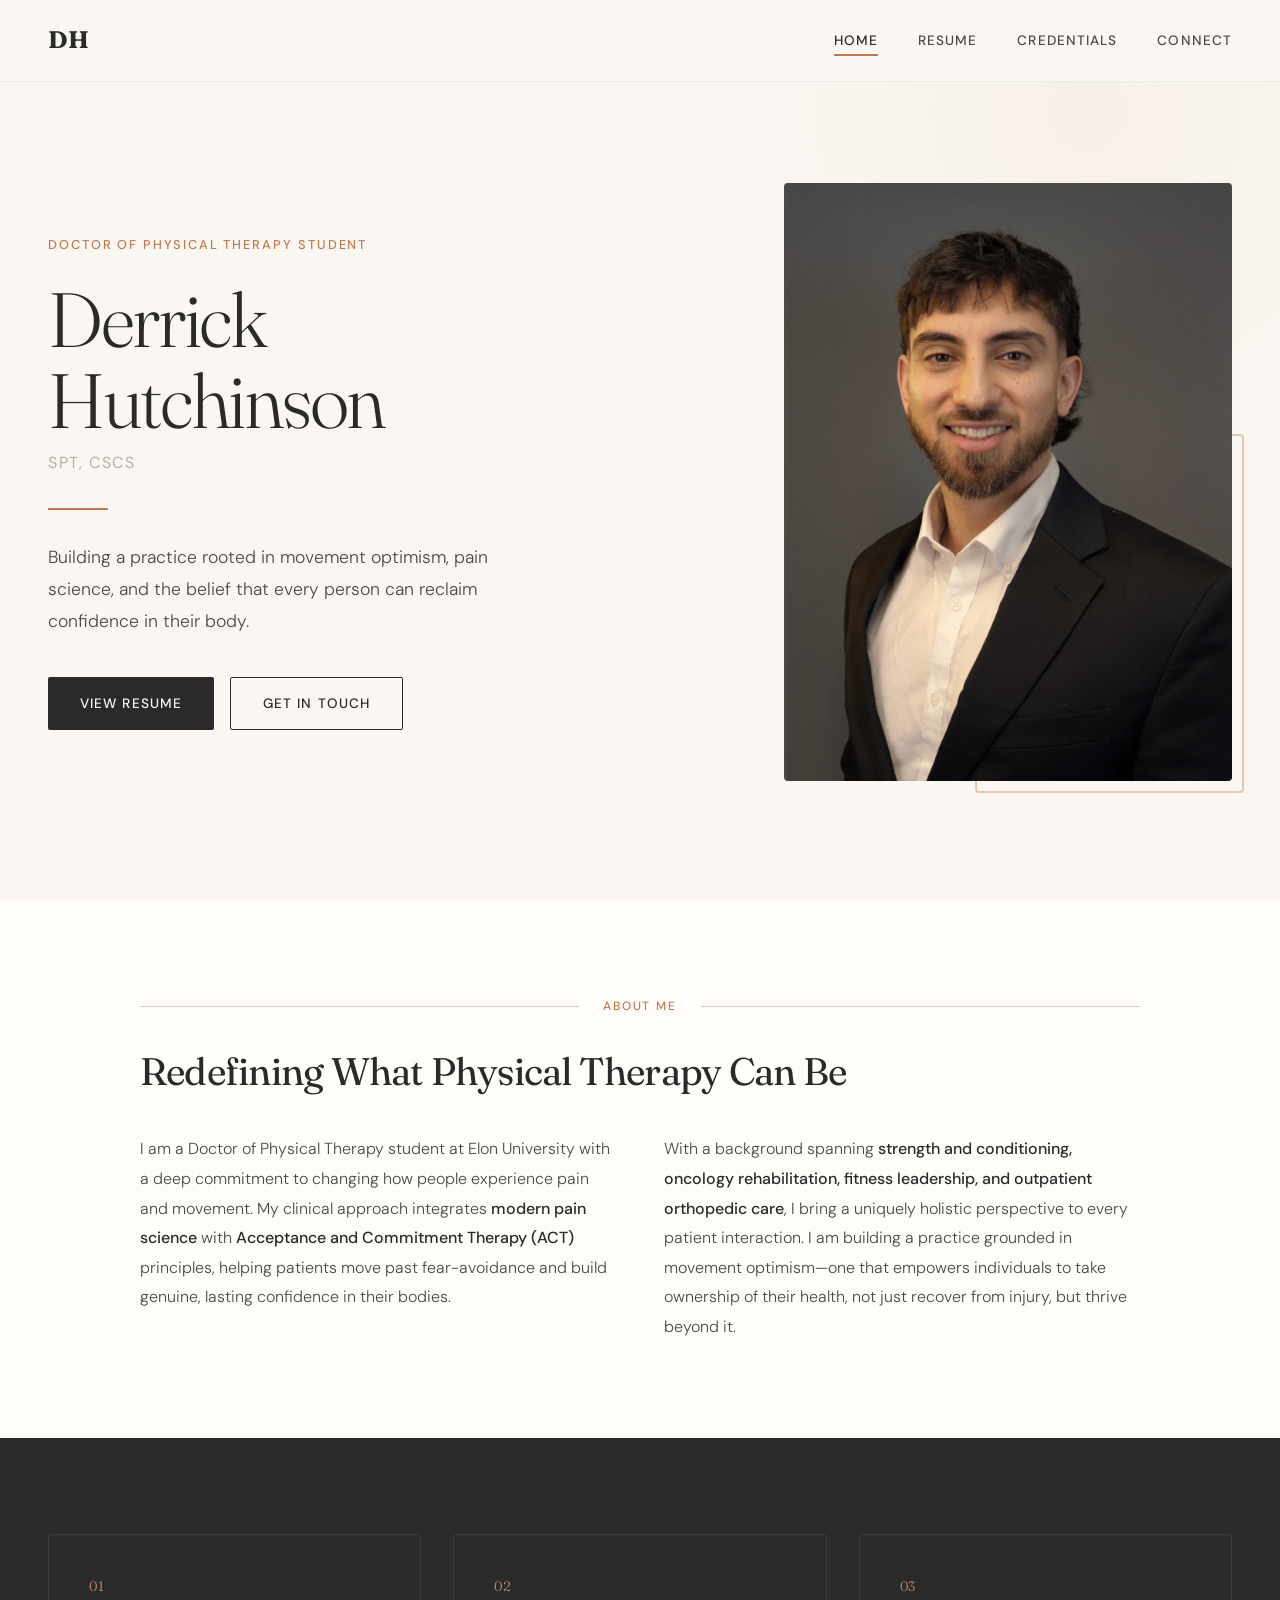
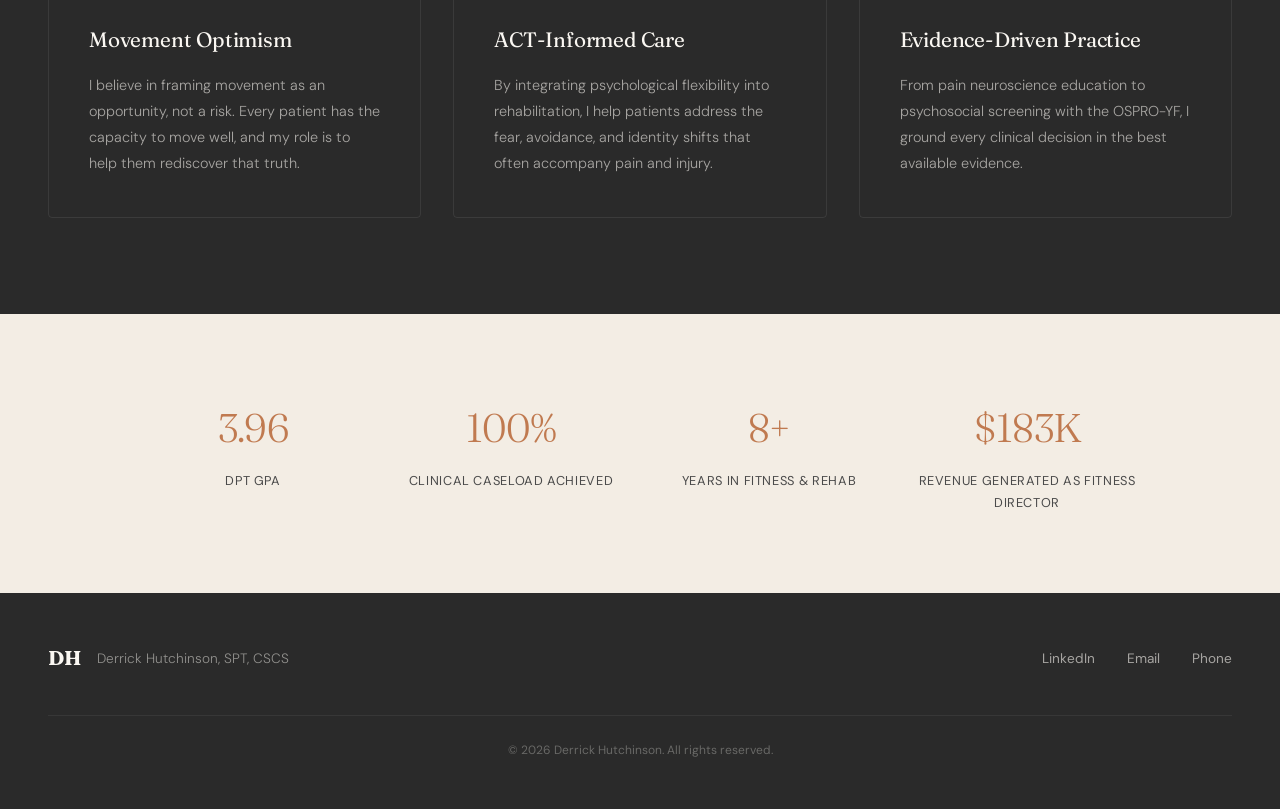
<file: index.html>
<!DOCTYPE html>
<html lang="en">
<head>
  <meta charset="UTF-8">
  <meta name="viewport" content="width=device-width, initial-scale=1.0">
  <title>Derrick Hutchinson, SPT, CSCS | Physical Therapist</title>
  <link rel="preconnect" href="https://fonts.googleapis.com">
  <link rel="preconnect" href="https://fonts.gstatic.com" crossorigin>
  <link href="https://fonts.googleapis.com/css2?family=Fraunces:ital,opsz,wght@0,9..144,300;0,9..144,400;0,9..144,600;0,9..144,700;1,9..144,300;1,9..144,400&family=DM+Sans:ital,wght@0,300;0,400;0,500;0,600;1,300;1,400&display=swap" rel="stylesheet">
  <link rel="stylesheet" href="style.css">
</head>
<body>
  <!-- Navigation -->
  <nav class="nav">
    <a href="index.html" class="nav-logo">DH</a>
    <div class="nav-links">
      <a href="index.html" class="nav-link active">Home</a>
      <a href="pages/resume.html" class="nav-link">Resume</a>
      <a href="pages/credentials.html" class="nav-link">Credentials</a>
      <a href="pages/connect.html" class="nav-link">Connect</a>
    </div>
    <button class="nav-toggle" aria-label="Menu">
      <span></span><span></span><span></span>
    </button>
  </nav>

  <!-- Mobile Menu -->
  <div class="mobile-menu">
    <a href="index.html" class="mobile-link active">Home</a>
    <a href="pages/resume.html" class="mobile-link">Resume</a>
    <a href="pages/credentials.html" class="mobile-link">Credentials</a>
    <a href="pages/connect.html" class="mobile-link">Connect</a>
  </div>

  <!-- Hero Section -->
  <header class="hero">
    <div class="hero-grid">
      <div class="hero-text">
        <p class="hero-label">Doctor of Physical Therapy Student</p>
        <h1 class="hero-name">Derrick<br>Hutchinson</h1>
        <p class="hero-credentials">SPT, CSCS</p>
        <div class="hero-divider"></div>
        <p class="hero-tagline">Building a practice rooted in movement optimism, pain science, and the belief that every person can reclaim confidence in their body.</p>
        <div class="hero-actions">
          <a href="pages/resume.html" class="btn btn-primary">View Resume</a>
          <a href="pages/connect.html" class="btn btn-outline">Get in Touch</a>
        </div>
      </div>
      <div class="hero-image-wrapper">
        <div class="hero-image-frame placeholder-active">
          <img src="headshot.jpg" alt="Derrick Hutchinson professional headshot" class="hero-image" onload="this.parentElement.classList.remove('placeholder-active');" onerror="this.style.display='none'; this.parentElement.classList.add('placeholder-active');">
          <div class="image-placeholder">
            <span class="placeholder-initials">DH</span>
          </div>
        </div>
        <div class="hero-image-accent"></div>
      </div>
    </div>
  </header>

  <!-- Summary Statement -->
  <section class="summary">
    <div class="summary-inner">
      <div class="summary-label-row">
        <div class="summary-line"></div>
        <span class="summary-label">About Me</span>
        <div class="summary-line"></div>
      </div>
      <h2 class="summary-heading">Redefining What Physical Therapy Can Be</h2>
      <div class="summary-columns">
        <div class="summary-col">
          <p>I am a Doctor of Physical Therapy student at Elon University with a deep commitment to changing how people experience pain and movement. My clinical approach integrates <strong>modern pain science</strong> with <strong>Acceptance and Commitment Therapy (ACT)</strong> principles, helping patients move past fear-avoidance and build genuine, lasting confidence in their bodies.</p>
        </div>
        <div class="summary-col">
          <p>With a background spanning <strong>strength and conditioning, oncology rehabilitation, fitness leadership, and outpatient orthopedic care</strong>, I bring a uniquely holistic perspective to every patient interaction. I am building a practice grounded in movement optimism&mdash;one that empowers individuals to take ownership of their health, not just recover from injury, but thrive beyond it.</p>
        </div>
      </div>
    </div>
  </section>

  <!-- Philosophy Cards -->
  <section class="philosophy">
    <div class="philosophy-grid">
      <div class="phil-card">
        <div class="phil-number">01</div>
        <h3 class="phil-title">Movement Optimism</h3>
        <p class="phil-desc">I believe in framing movement as an opportunity, not a risk. Every patient has the capacity to move well, and my role is to help them rediscover that truth.</p>
      </div>
      <div class="phil-card">
        <div class="phil-number">02</div>
        <h3 class="phil-title">ACT-Informed Care</h3>
        <p class="phil-desc">By integrating psychological flexibility into rehabilitation, I help patients address the fear, avoidance, and identity shifts that often accompany pain and injury.</p>
      </div>
      <div class="phil-card">
        <div class="phil-number">03</div>
        <h3 class="phil-title">Evidence-Driven Practice</h3>
        <p class="phil-desc">From pain neuroscience education to psychosocial screening with the OSPRO-YF, I ground every clinical decision in the best available evidence.</p>
      </div>
    </div>
  </section>

  <!-- Quick Stats -->
  <section class="stats">
    <div class="stats-grid">
      <div class="stat">
        <span class="stat-number">3.96</span>
        <span class="stat-label">DPT GPA</span>
      </div>
      <div class="stat">
        <span class="stat-number">100%</span>
        <span class="stat-label">Clinical Caseload Achieved</span>
      </div>
      <div class="stat">
        <span class="stat-number">8+</span>
        <span class="stat-label">Years in Fitness &amp; Rehab</span>
      </div>
      <div class="stat">
        <span class="stat-number">$183K</span>
        <span class="stat-label">Revenue Generated as Fitness Director</span>
      </div>
    </div>
  </section>

  <!-- Footer -->
  <footer class="footer">
    <div class="footer-inner">
      <div class="footer-brand">
        <span class="footer-logo">DH</span>
        <p class="footer-tagline">Derrick Hutchinson, SPT, CSCS</p>
      </div>
      <div class="footer-links">
        <a href="https://www.linkedin.com/in/derrickjhutchinson/" target="_blank" rel="noopener">LinkedIn</a>
        <a href="mailto:dhutchinson3@elon.edu">Email</a>
        <a href="tel:252-269-1230">Phone</a>
      </div>
      <p class="footer-copy">&copy; 2026 Derrick Hutchinson. All rights reserved.</p>
    </div>
  </footer>

  <script src="script.js"></script>
</body>
</html>
</file>
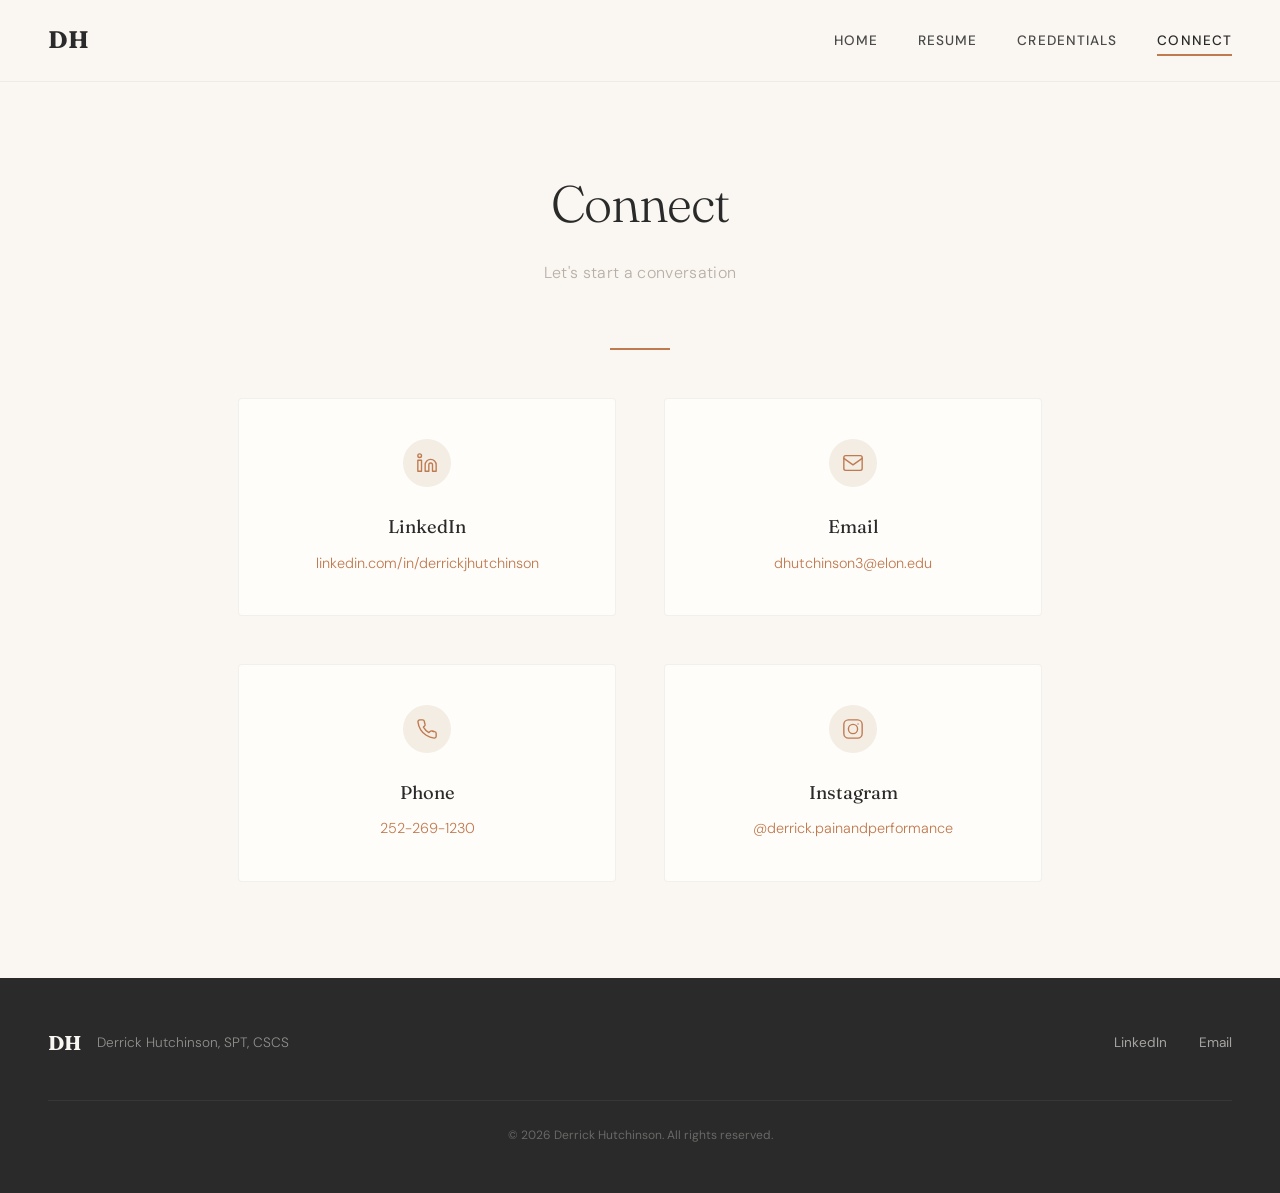
<file: pages/connect.html>
<!DOCTYPE html>
<html lang="en">
<head>
  <meta charset="UTF-8">
  <meta name="viewport" content="width=device-width, initial-scale=1.0">
  <title>Connect | Derrick Hutchinson</title>
  <link rel="preconnect" href="https://fonts.googleapis.com">
  <link rel="preconnect" href="https://fonts.gstatic.com" crossorigin>
  <link href="https://fonts.googleapis.com/css2?family=Fraunces:ital,opsz,wght@0,9..144,300;0,9..144,400;0,9..144,600;0,9..144,700;1,9..144,300;1,9..144,400&family=DM+Sans:ital,wght@0,300;0,400;0,500;0,600;1,300;1,400&display=swap" rel="stylesheet">
  <link rel="stylesheet" href="../style.css">
</head>
<body>
  <!-- Navigation -->
  <nav class="nav">
    <a href="../index.html" class="nav-logo">DH</a>
    <div class="nav-links">
      <a href="../index.html" class="nav-link">Home</a>
      <a href="resume.html" class="nav-link">Resume</a>
      <a href="credentials.html" class="nav-link">Credentials</a>
      <a href="connect.html" class="nav-link active">Connect</a>
    </div>
    <button class="nav-toggle" aria-label="Menu">
      <span></span><span></span><span></span>
    </button>
  </nav>

  <div class="mobile-menu">
    <a href="../index.html" class="mobile-link">Home</a>
    <a href="resume.html" class="mobile-link">Resume</a>
    <a href="credentials.html" class="mobile-link">Credentials</a>
    <a href="connect.html" class="mobile-link active">Connect</a>
  </div>

  <!-- Page Header -->
  <div class="page-header">
    <h1 class="page-title">Connect</h1>
    <p class="page-subtitle">Let's start a conversation</p>
  </div>

  <!-- Connect Grid -->
  <div class="connect-grid">

    <!-- LinkedIn -->
    <div class="connect-card fade-in">
      <div class="connect-icon">
        <svg viewBox="0 0 24 24" xmlns="http://www.w3.org/2000/svg">
          <path d="M16 8a6 6 0 0 1 6 6v7h-4v-7a2 2 0 0 0-2-2 2 2 0 0 0-2 2v7h-4v-7a6 6 0 0 1 6-6z" stroke-linecap="round" stroke-linejoin="round"/>
          <rect x="2" y="9" width="4" height="12" stroke-linecap="round" stroke-linejoin="round"/>
          <circle cx="4" cy="4" r="2" stroke-linecap="round" stroke-linejoin="round"/>
        </svg>
      </div>
      <h3 class="connect-title">LinkedIn</h3>
      <p class="connect-detail">
        <a href="https://www.linkedin.com/in/derrickjhutchinson/" target="_blank" rel="noopener">linkedin.com/in/derrickjhutchinson</a>
      </p>
    </div>

    <!-- Email -->
    <div class="connect-card fade-in">
      <div class="connect-icon">
        <svg viewBox="0 0 24 24" xmlns="http://www.w3.org/2000/svg">
          <rect x="2" y="4" width="20" height="16" rx="2" stroke-linecap="round" stroke-linejoin="round"/>
          <path d="M22 7l-10 7L2 7" stroke-linecap="round" stroke-linejoin="round"/>
        </svg>
      </div>
      <h3 class="connect-title">Email</h3>
      <p class="connect-detail">
        <a href="mailto:dhutchinson3@elon.edu">dhutchinson3@elon.edu</a>
      </p>
    </div>

    <!-- Phone -->
    <div class="connect-card fade-in">
      <div class="connect-icon">
        <svg viewBox="0 0 24 24" xmlns="http://www.w3.org/2000/svg">
          <path d="M22 16.92v3a2 2 0 0 1-2.18 2 19.79 19.79 0 0 1-8.63-3.07 19.5 19.5 0 0 1-6-6 19.79 19.79 0 0 1-3.07-8.67A2 2 0 0 1 4.11 2h3a2 2 0 0 1 2 1.72 12.84 12.84 0 0 0 .7 2.81 2 2 0 0 1-.45 2.11L8.09 9.91a16 16 0 0 0 6 6l1.27-1.27a2 2 0 0 1 2.11-.45 12.84 12.84 0 0 0 2.81.7A2 2 0 0 1 22 16.92z" stroke-linecap="round" stroke-linejoin="round"/>
        </svg>
      </div>
      <h3 class="connect-title">Phone</h3>
      <p class="connect-detail">
        <a href="tel:252-269-1230">252-269-1230</a>
      </p>
    </div>

    <!-- Instagram -->
    <div class="connect-card fade-in">
      <div class="connect-icon">
        <svg viewBox="0 0 24 24" xmlns="http://www.w3.org/2000/svg">
          <rect x="2" y="2" width="20" height="20" rx="5" stroke-linecap="round" stroke-linejoin="round"/>
          <circle cx="12" cy="12" r="5" stroke-linecap="round" stroke-linejoin="round"/>
          <line x1="17.5" y1="6.5" x2="17.51" y2="6.5" stroke-linecap="round" stroke-linejoin="round"/>
        </svg>
      </div>
      <h3 class="connect-title">Instagram</h3>
      <p class="connect-detail">
        <a href="https://www.instagram.com/derrick.painandperformance/" target="_blank" rel="noopener">@derrick.painandperformance</a>
      </p>
    </div>

  </div>

  <!-- Footer -->
  <footer class="footer">
    <div class="footer-inner">
      <div class="footer-brand">
        <span class="footer-logo">DH</span>
        <p class="footer-tagline">Derrick Hutchinson, SPT, CSCS</p>
      </div>
      <div class="footer-links">
        <a href="https://www.linkedin.com/in/derrickjhutchinson/" target="_blank" rel="noopener">LinkedIn</a>
        <a href="mailto:dhutchinson3@elon.edu">Email</a>
      </div>
      <p class="footer-copy">&copy; 2026 Derrick Hutchinson. All rights reserved.</p>
    </div>
  </footer>

  <script src="../script.js"></script>
</body>
</html>
</file>
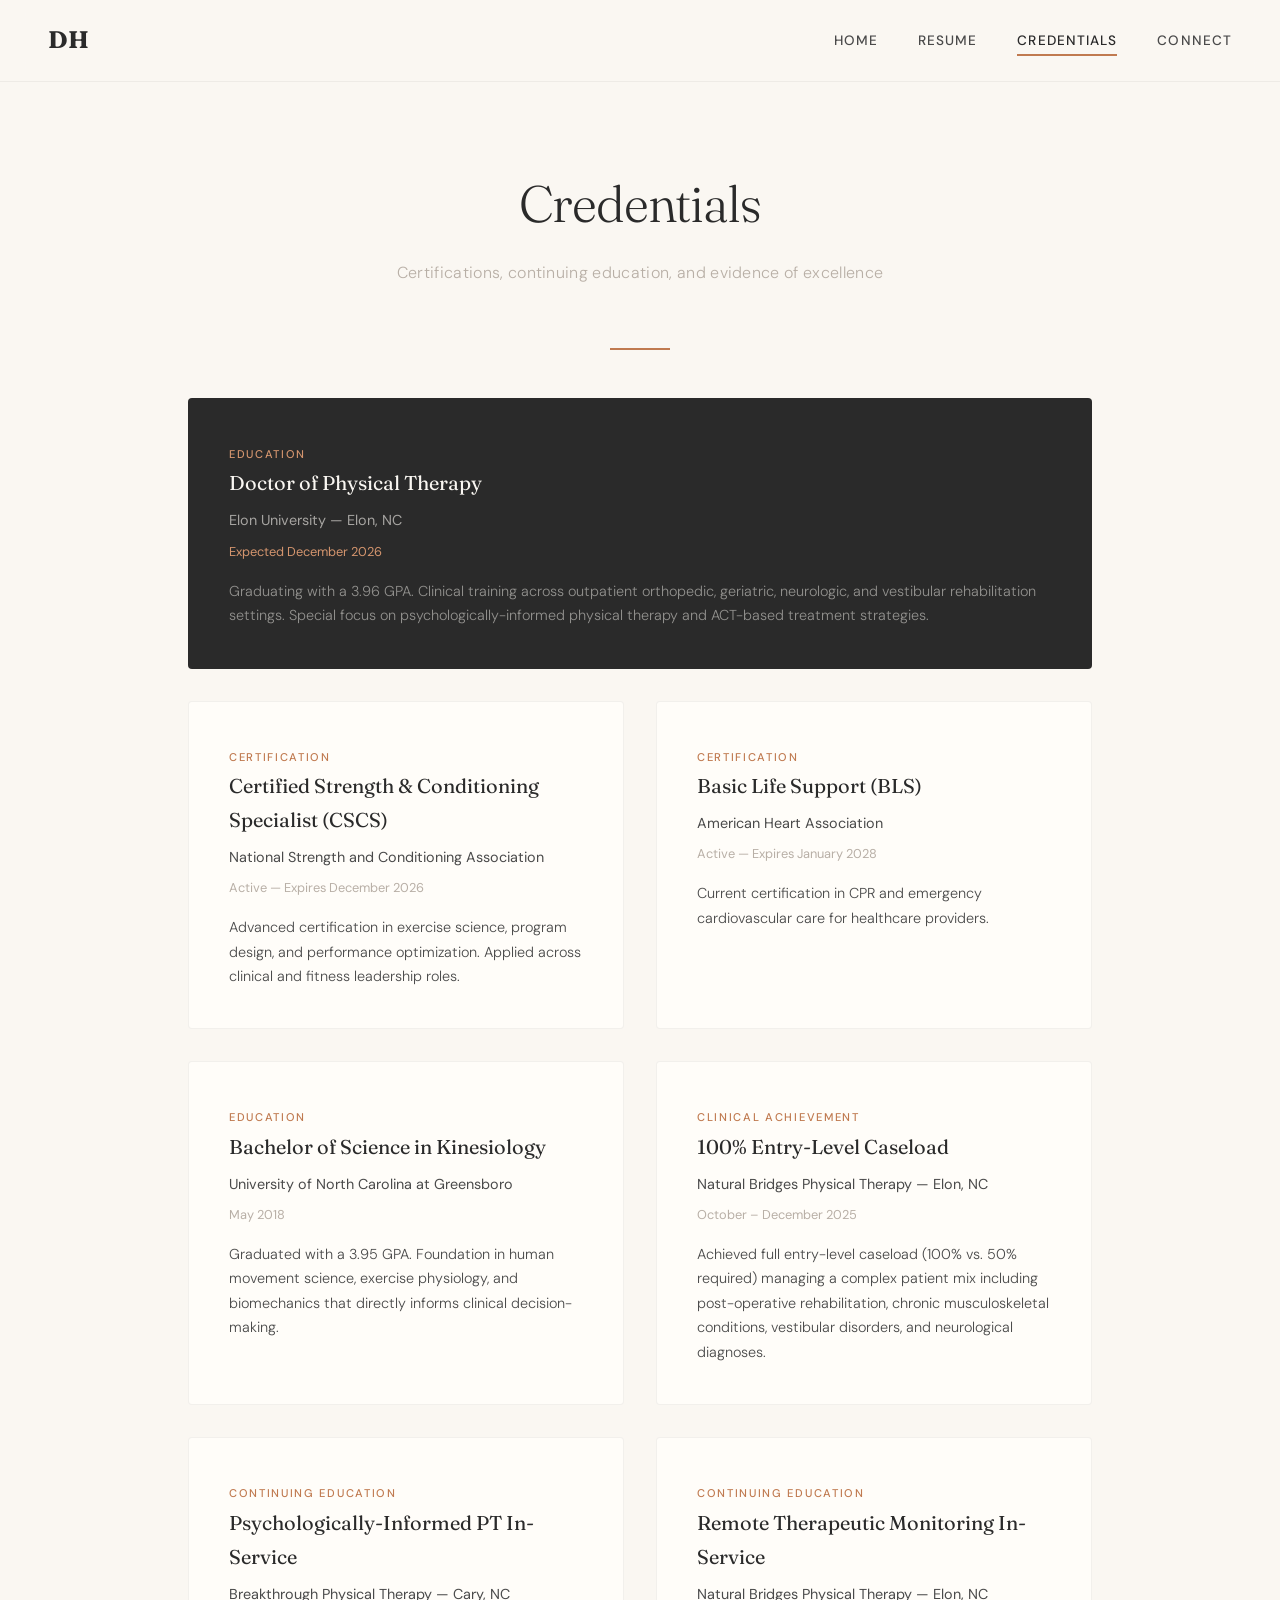
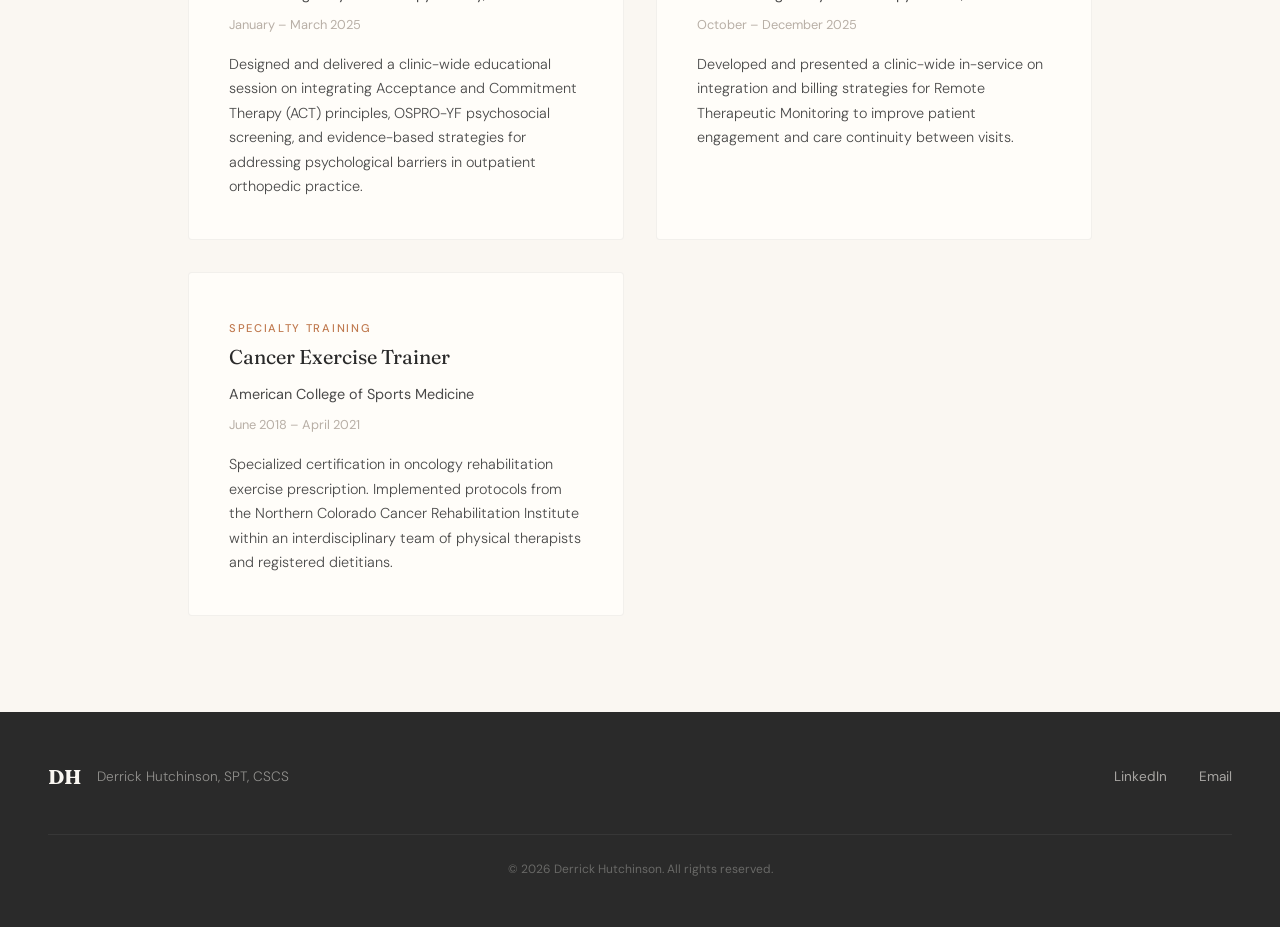
<file: pages/credentials.html>
<!DOCTYPE html>
<html lang="en">
<head>
  <meta charset="UTF-8">
  <meta name="viewport" content="width=device-width, initial-scale=1.0">
  <title>Credentials | Derrick Hutchinson</title>
  <link rel="preconnect" href="https://fonts.googleapis.com">
  <link rel="preconnect" href="https://fonts.gstatic.com" crossorigin>
  <link href="https://fonts.googleapis.com/css2?family=Fraunces:ital,opsz,wght@0,9..144,300;0,9..144,400;0,9..144,600;0,9..144,700;1,9..144,300;1,9..144,400&family=DM+Sans:ital,wght@0,300;0,400;0,500;0,600;1,300;1,400&display=swap" rel="stylesheet">
  <link rel="stylesheet" href="../style.css">
</head>
<body>
  <!-- Navigation -->
  <nav class="nav">
    <a href="../index.html" class="nav-logo">DH</a>
    <div class="nav-links">
      <a href="../index.html" class="nav-link">Home</a>
      <a href="resume.html" class="nav-link">Resume</a>
      <a href="credentials.html" class="nav-link active">Credentials</a>
      <a href="connect.html" class="nav-link">Connect</a>
    </div>
    <button class="nav-toggle" aria-label="Menu">
      <span></span><span></span><span></span>
    </button>
  </nav>

  <div class="mobile-menu">
    <a href="../index.html" class="mobile-link">Home</a>
    <a href="resume.html" class="mobile-link">Resume</a>
    <a href="credentials.html" class="mobile-link active">Credentials</a>
    <a href="connect.html" class="mobile-link">Connect</a>
  </div>

  <!-- Page Header -->
  <div class="page-header">
    <h1 class="page-title">Credentials</h1>
    <p class="page-subtitle">Certifications, continuing education, and evidence of excellence</p>
  </div>

  <!-- Credentials Grid -->
  <div class="credentials-grid">

    <!-- Featured: Education -->
    <div class="credential-card featured fade-in">
      <span class="credential-type">Education</span>
      <h3 class="credential-name">Doctor of Physical Therapy</h3>
      <p class="credential-org">Elon University &mdash; Elon, NC</p>
      <p class="credential-date">Expected December 2026</p>
      <p class="credential-desc">Graduating with a 3.96 GPA. Clinical training across outpatient orthopedic, geriatric, neurologic, and vestibular rehabilitation settings. Special focus on psychologically-informed physical therapy and ACT-based treatment strategies.</p>
    </div>

    <!-- CSCS -->
    <div class="credential-card fade-in">
      <span class="credential-type">Certification</span>
      <h3 class="credential-name">Certified Strength &amp; Conditioning Specialist (CSCS)</h3>
      <p class="credential-org">National Strength and Conditioning Association</p>
      <p class="credential-date">Active &mdash; Expires December 2026</p>
      <p class="credential-desc">Advanced certification in exercise science, program design, and performance optimization. Applied across clinical and fitness leadership roles.</p>
    </div>

    <!-- BLS -->
    <div class="credential-card fade-in">
      <span class="credential-type">Certification</span>
      <h3 class="credential-name">Basic Life Support (BLS)</h3>
      <p class="credential-org">American Heart Association</p>
      <p class="credential-date">Active &mdash; Expires January 2028</p>
      <p class="credential-desc">Current certification in CPR and emergency cardiovascular care for healthcare providers.</p>
    </div>

    <!-- BS Kinesiology -->
    <div class="credential-card fade-in">
      <span class="credential-type">Education</span>
      <h3 class="credential-name">Bachelor of Science in Kinesiology</h3>
      <p class="credential-org">University of North Carolina at Greensboro</p>
      <p class="credential-date">May 2018</p>
      <p class="credential-desc">Graduated with a 3.95 GPA. Foundation in human movement science, exercise physiology, and biomechanics that directly informs clinical decision-making.</p>
    </div>

    <!-- Clinical Excellence -->
    <div class="credential-card fade-in">
      <span class="credential-type">Clinical Achievement</span>
      <h3 class="credential-name">100% Entry-Level Caseload</h3>
      <p class="credential-org">Natural Bridges Physical Therapy &mdash; Elon, NC</p>
      <p class="credential-date">October &ndash; December 2025</p>
      <p class="credential-desc">Achieved full entry-level caseload (100% vs. 50% required) managing a complex patient mix including post-operative rehabilitation, chronic musculoskeletal conditions, vestibular disorders, and neurological diagnoses.</p>
    </div>

    <!-- In-Service: ACT -->
    <div class="credential-card fade-in">
      <span class="credential-type">Continuing Education</span>
      <h3 class="credential-name">Psychologically-Informed PT In-Service</h3>
      <p class="credential-org">Breakthrough Physical Therapy &mdash; Cary, NC</p>
      <p class="credential-date">January &ndash; March 2025</p>
      <p class="credential-desc">Designed and delivered a clinic-wide educational session on integrating Acceptance and Commitment Therapy (ACT) principles, OSPRO-YF psychosocial screening, and evidence-based strategies for addressing psychological barriers in outpatient orthopedic practice.</p>
    </div>

    <!-- In-Service: RTM -->
    <div class="credential-card fade-in">
      <span class="credential-type">Continuing Education</span>
      <h3 class="credential-name">Remote Therapeutic Monitoring In-Service</h3>
      <p class="credential-org">Natural Bridges Physical Therapy &mdash; Elon, NC</p>
      <p class="credential-date">October &ndash; December 2025</p>
      <p class="credential-desc">Developed and presented a clinic-wide in-service on integration and billing strategies for Remote Therapeutic Monitoring to improve patient engagement and care continuity between visits.</p>
    </div>

    <!-- Cancer Exercise -->
    <div class="credential-card fade-in">
      <span class="credential-type">Specialty Training</span>
      <h3 class="credential-name">Cancer Exercise Trainer</h3>
      <p class="credential-org">American College of Sports Medicine</p>
      <p class="credential-date">June 2018 &ndash; April 2021</p>
      <p class="credential-desc">Specialized certification in oncology rehabilitation exercise prescription. Implemented protocols from the Northern Colorado Cancer Rehabilitation Institute within an interdisciplinary team of physical therapists and registered dietitians.</p>
    </div>

  </div>

  <!-- Footer -->
  <footer class="footer">
    <div class="footer-inner">
      <div class="footer-brand">
        <span class="footer-logo">DH</span>
        <p class="footer-tagline">Derrick Hutchinson, SPT, CSCS</p>
      </div>
      <div class="footer-links">
        <a href="https://www.linkedin.com/in/derrickjhutchinson/" target="_blank" rel="noopener">LinkedIn</a>
        <a href="mailto:dhutchinson3@elon.edu">Email</a>
      </div>
      <p class="footer-copy">&copy; 2026 Derrick Hutchinson. All rights reserved.</p>
    </div>
  </footer>

  <script src="../script.js"></script>
</body>
</html>
</file>
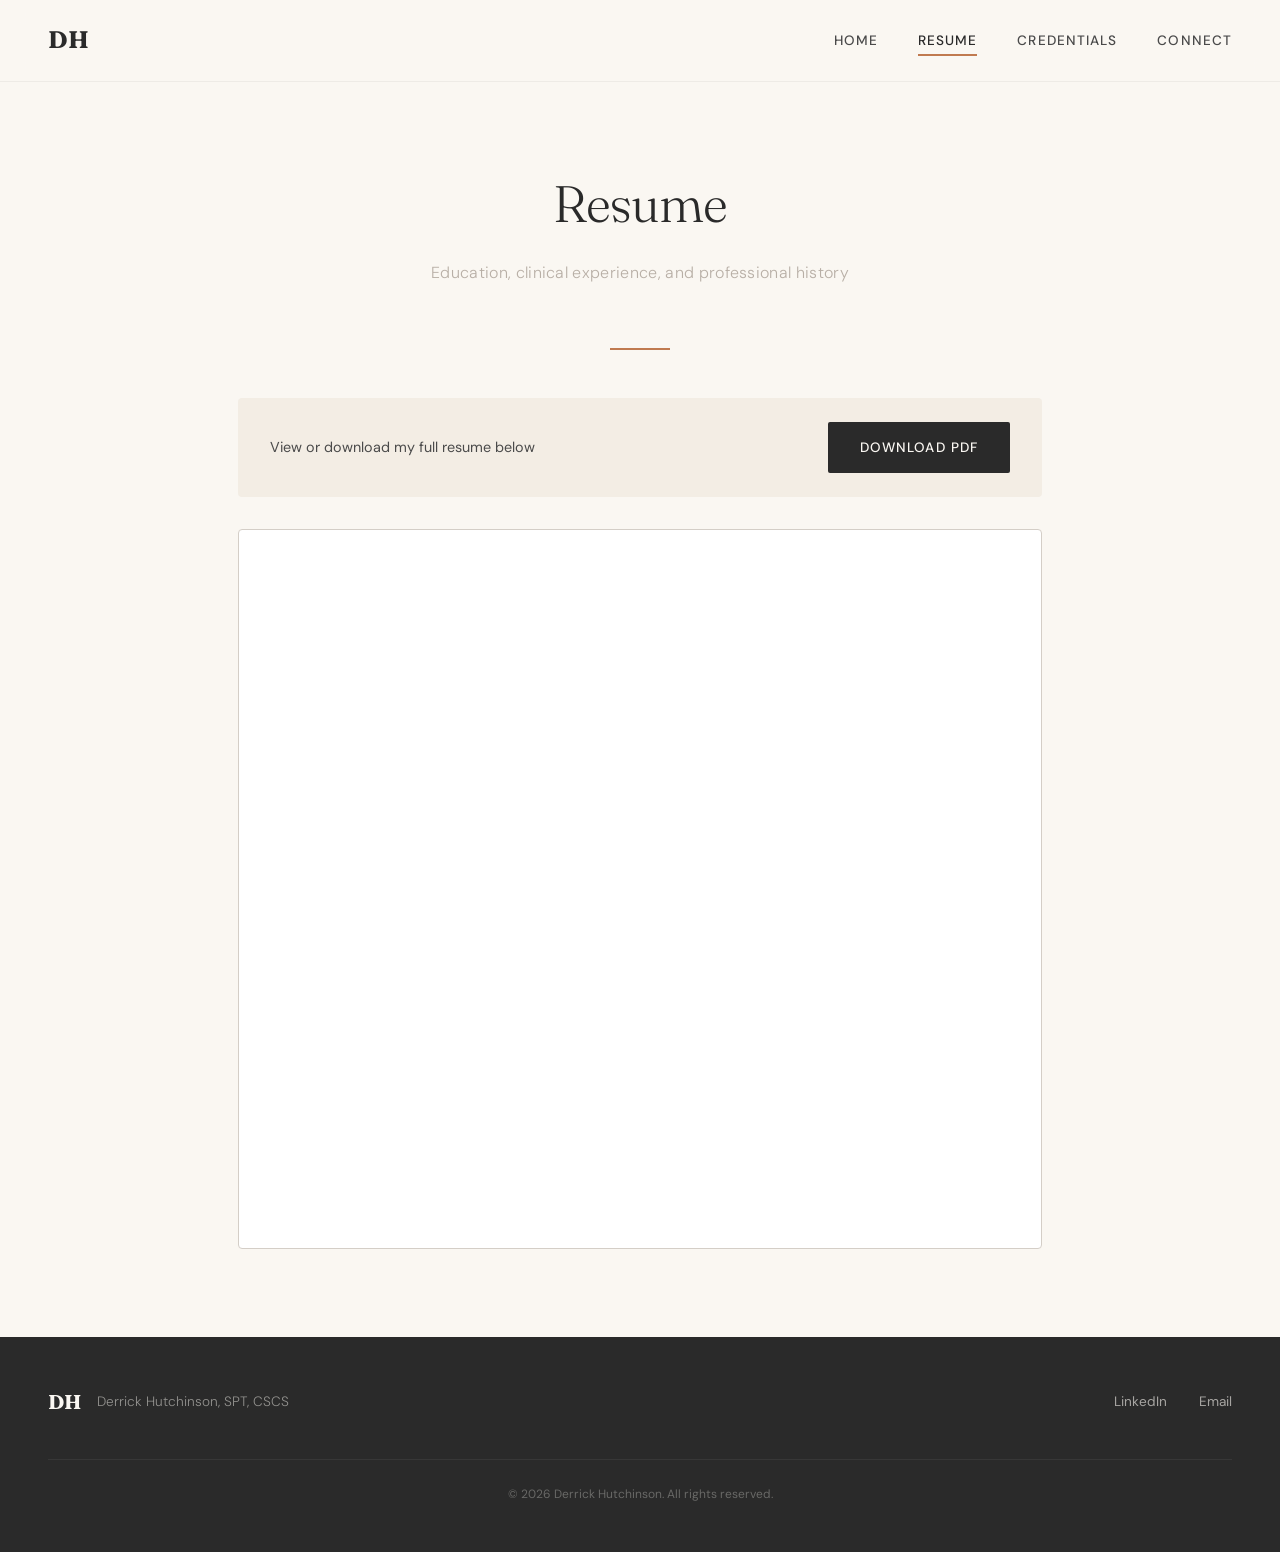
<file: pages/resume.html>
<!DOCTYPE html>
<html lang="en">
<head>
  <meta charset="UTF-8">
  <meta name="viewport" content="width=device-width, initial-scale=1.0">
  <title>Resume | Derrick Hutchinson</title>
  <link rel="preconnect" href="https://fonts.googleapis.com">
  <link rel="preconnect" href="https://fonts.gstatic.com" crossorigin>
  <link href="https://fonts.googleapis.com/css2?family=Fraunces:ital,opsz,wght@0,9..144,300;0,9..144,400;0,9..144,600;0,9..144,700;1,9..144,300;1,9..144,400&family=DM+Sans:ital,wght@0,300;0,400;0,500;0,600;1,300;1,400&display=swap" rel="stylesheet">
  <link rel="stylesheet" href="../style.css">
</head>
<body>
  <!-- Navigation -->
  <nav class="nav">
    <a href="../index.html" class="nav-logo">DH</a>
    <div class="nav-links">
      <a href="../index.html" class="nav-link">Home</a>
      <a href="resume.html" class="nav-link active">Resume</a>
      <a href="credentials.html" class="nav-link">Credentials</a>
      <a href="connect.html" class="nav-link">Connect</a>
    </div>
    <button class="nav-toggle" aria-label="Menu">
      <span></span><span></span><span></span>
    </button>
  </nav>

  <div class="mobile-menu">
    <a href="../index.html" class="mobile-link">Home</a>
    <a href="resume.html" class="mobile-link active">Resume</a>
    <a href="credentials.html" class="mobile-link">Credentials</a>
    <a href="connect.html" class="mobile-link">Connect</a>
  </div>

  <!-- Page Header -->
  <div class="page-header">
    <h1 class="page-title">Resume</h1>
    <p class="page-subtitle">Education, clinical experience, and professional history</p>
  </div>

  <!-- Resume Content -->
  <div class="resume-embed-container">
    <div class="resume-download-bar">
      <span class="resume-download-text">View or download my full resume below</span>
      <a href="../Derrick_Hutchinson_Resume.pdf" download class="btn btn-primary">Download PDF</a>
    </div>
    <iframe src="../Derrick_Hutchinson_Resume.pdf" class="resume-pdf-frame" title="Derrick Hutchinson Resume"></iframe>
  </div>

  <!-- Footer -->
  <footer class="footer">
    <div class="footer-inner">
      <div class="footer-brand">
        <span class="footer-logo">DH</span>
        <p class="footer-tagline">Derrick Hutchinson, SPT, CSCS</p>
      </div>
      <div class="footer-links">
        <a href="https://www.linkedin.com/in/derrickjhutchinson/" target="_blank" rel="noopener">LinkedIn</a>
        <a href="mailto:dhutchinson3@elon.edu">Email</a>
      </div>
      <p class="footer-copy">&copy; 2026 Derrick Hutchinson. All rights reserved.</p>
    </div>
  </footer>

  <script src="../script.js"></script>
</body>
</html>
</file>
<file: style.css>
/* ============================================
   DERRICK HUTCHINSON e-PORTFOLIO
   Warm Modernist Editorial
   ============================================ */

/* --- CSS Variables --- */
:root {
  --cream: #FAF7F2;
  --ivory: #F3EDE4;
  --warm-white: #FFFDF9;
  --charcoal: #2A2A2A;
  --charcoal-light: #4A4A4A;
  --copper: #C07A50;
  --copper-dark: #A66540;
  --copper-light: #D4956E;
  --sage: #8B9E8B;
  --sage-light: #A8B8A8;
  --stone: #B8AFA6;
  --stone-light: #D4CEC7;
  --font-display: 'Fraunces', Georgia, serif;
  --font-body: 'DM Sans', -apple-system, sans-serif;
  --transition: 0.3s cubic-bezier(0.4, 0, 0.2, 1);
  --transition-slow: 0.6s cubic-bezier(0.4, 0, 0.2, 1);
}

/* --- Reset & Base --- */
*, *::before, *::after { box-sizing: border-box; margin: 0; padding: 0; }

html {
  scroll-behavior: smooth;
  font-size: 16px;
}

body {
  font-family: var(--font-body);
  background: var(--cream);
  color: var(--charcoal);
  line-height: 1.7;
  -webkit-font-smoothing: antialiased;
  overflow-x: hidden;
}

img { max-width: 100%; display: block; }
a { color: inherit; text-decoration: none; }

::selection {
  background: var(--copper-light);
  color: var(--warm-white);
}

/* --- Navigation --- */
.nav {
  position: fixed;
  top: 0;
  left: 0;
  right: 0;
  z-index: 100;
  display: flex;
  align-items: center;
  justify-content: space-between;
  padding: 1.25rem 3rem;
  background: rgba(250, 247, 242, 0.92);
  backdrop-filter: blur(12px);
  -webkit-backdrop-filter: blur(12px);
  border-bottom: 1px solid rgba(42, 42, 42, 0.06);
  transition: var(--transition);
}

.nav-logo {
  font-family: var(--font-display);
  font-weight: 700;
  font-size: 1.5rem;
  color: var(--charcoal);
  letter-spacing: -0.02em;
}

.nav-links {
  display: flex;
  gap: 2.5rem;
}

.nav-link {
  font-family: var(--font-body);
  font-size: 0.85rem;
  font-weight: 500;
  letter-spacing: 0.08em;
  text-transform: uppercase;
  color: var(--charcoal-light);
  position: relative;
  transition: var(--transition);
}

.nav-link::after {
  content: '';
  position: absolute;
  bottom: -4px;
  left: 0;
  width: 0;
  height: 1.5px;
  background: var(--copper);
  transition: var(--transition);
}

.nav-link:hover, .nav-link.active {
  color: var(--charcoal);
}

.nav-link:hover::after, .nav-link.active::after {
  width: 100%;
}

.nav-toggle {
  display: none;
  flex-direction: column;
  gap: 5px;
  background: none;
  border: none;
  cursor: pointer;
  padding: 4px;
}

.nav-toggle span {
  width: 24px;
  height: 2px;
  background: var(--charcoal);
  transition: var(--transition);
}

.mobile-menu {
  display: none;
  position: fixed;
  top: 0;
  left: 0;
  right: 0;
  bottom: 0;
  z-index: 99;
  background: var(--cream);
  flex-direction: column;
  align-items: center;
  justify-content: center;
  gap: 2rem;
  opacity: 0;
  pointer-events: none;
  transition: var(--transition);
}

.mobile-menu.open {
  opacity: 1;
  pointer-events: all;
}

.mobile-link {
  font-family: var(--font-display);
  font-size: 2rem;
  font-weight: 400;
  color: var(--charcoal);
  transition: var(--transition);
}

.mobile-link:hover, .mobile-link.active {
  color: var(--copper);
}

/* --- Hero --- */
.hero {
  min-height: 100vh;
  display: flex;
  align-items: center;
  padding: 8rem 3rem 4rem;
  background: var(--cream);
  position: relative;
  overflow: hidden;
}

.hero::before {
  content: '';
  position: absolute;
  top: -30%;
  right: -15%;
  width: 60vw;
  height: 60vw;
  border-radius: 50%;
  background: radial-gradient(circle, rgba(192, 122, 80, 0.06) 0%, transparent 70%);
  pointer-events: none;
}

.hero-grid {
  max-width: 1200px;
  margin: 0 auto;
  display: grid;
  grid-template-columns: 1.2fr 0.8fr;
  gap: 4rem;
  align-items: center;
  width: 100%;
}

.hero-label {
  font-family: var(--font-body);
  font-size: 0.8rem;
  font-weight: 500;
  letter-spacing: 0.15em;
  text-transform: uppercase;
  color: var(--copper);
  margin-bottom: 1.5rem;
  opacity: 0;
  animation: fadeUp 0.8s ease forwards 0.2s;
}

.hero-name {
  font-family: var(--font-display);
  font-size: clamp(3rem, 6vw, 5.5rem);
  font-weight: 300;
  line-height: 1.05;
  letter-spacing: -0.03em;
  color: var(--charcoal);
  margin-bottom: 0.5rem;
  opacity: 0;
  animation: fadeUp 0.8s ease forwards 0.4s;
}

.hero-credentials {
  font-family: var(--font-body);
  font-size: 1rem;
  font-weight: 400;
  letter-spacing: 0.1em;
  color: var(--stone);
  margin-bottom: 2rem;
  opacity: 0;
  animation: fadeUp 0.8s ease forwards 0.5s;
}

.hero-divider {
  width: 60px;
  height: 2px;
  background: var(--copper);
  margin-bottom: 2rem;
  opacity: 0;
  animation: fadeUp 0.8s ease forwards 0.6s;
}

.hero-tagline {
  font-family: var(--font-body);
  font-size: 1.1rem;
  font-weight: 300;
  line-height: 1.8;
  color: var(--charcoal-light);
  max-width: 500px;
  margin-bottom: 2.5rem;
  opacity: 0;
  animation: fadeUp 0.8s ease forwards 0.7s;
}

.hero-actions {
  display: flex;
  gap: 1rem;
  flex-wrap: wrap;
  opacity: 0;
  animation: fadeUp 0.8s ease forwards 0.8s;
}

/* Buttons */
.btn {
  display: inline-flex;
  align-items: center;
  padding: 0.85rem 2rem;
  font-family: var(--font-body);
  font-size: 0.85rem;
  font-weight: 500;
  letter-spacing: 0.08em;
  text-transform: uppercase;
  border-radius: 2px;
  transition: var(--transition);
  cursor: pointer;
  border: none;
}

.btn-primary {
  background: var(--charcoal);
  color: var(--cream);
}

.btn-primary:hover {
  background: var(--copper);
}

.btn-outline {
  background: transparent;
  color: var(--charcoal);
  border: 1.5px solid var(--charcoal);
}

.btn-outline:hover {
  background: var(--charcoal);
  color: var(--cream);
}

/* Hero Image */
.hero-image-wrapper {
  position: relative;
  opacity: 0;
  animation: fadeUp 0.8s ease forwards 0.5s;
}

.hero-image-frame {
  position: relative;
  width: 100%;
  aspect-ratio: 3 / 4;
  overflow: hidden;
  border-radius: 4px;
  background: var(--ivory);
}

.hero-image {
  width: 100%;
  height: 100%;
  object-fit: cover;
}

.image-placeholder {
  position: absolute;
  inset: 0;
  display: flex;
  align-items: center;
  justify-content: center;
  background: linear-gradient(145deg, var(--ivory) 0%, var(--stone-light) 100%);
}

.hero-image-frame:not(.placeholder-active) .image-placeholder {
  display: none;
}

.placeholder-initials {
  font-family: var(--font-display);
  font-size: 4rem;
  font-weight: 300;
  color: var(--stone);
  letter-spacing: 0.05em;
}

.hero-image-accent {
  position: absolute;
  bottom: -12px;
  right: -12px;
  width: 60%;
  height: 60%;
  border: 2px solid var(--copper-light);
  border-radius: 4px;
  z-index: -1;
  opacity: 0.5;
}

/* --- Summary --- */
.summary {
  padding: 6rem 3rem;
  background: var(--warm-white);
}

.summary-inner {
  max-width: 1000px;
  margin: 0 auto;
}

.summary-label-row {
  display: flex;
  align-items: center;
  gap: 1.5rem;
  margin-bottom: 2rem;
}

.summary-line {
  flex: 1;
  height: 1px;
  background: var(--stone-light);
}

.summary-label {
  font-family: var(--font-body);
  font-size: 0.75rem;
  font-weight: 500;
  letter-spacing: 0.15em;
  text-transform: uppercase;
  color: var(--copper);
  white-space: nowrap;
}

.summary-heading {
  font-family: var(--font-display);
  font-size: clamp(1.8rem, 3vw, 2.5rem);
  font-weight: 400;
  line-height: 1.2;
  color: var(--charcoal);
  margin-bottom: 2.5rem;
  letter-spacing: -0.02em;
}

.summary-columns {
  display: grid;
  grid-template-columns: 1fr 1fr;
  gap: 3rem;
}

.summary-col p {
  font-size: 1rem;
  font-weight: 300;
  line-height: 1.85;
  color: var(--charcoal-light);
}

.summary-col strong {
  font-weight: 500;
  color: var(--charcoal);
}

/* --- Philosophy Cards --- */
.philosophy {
  padding: 6rem 3rem;
  background: var(--charcoal);
}

.philosophy-grid {
  max-width: 1200px;
  margin: 0 auto;
  display: grid;
  grid-template-columns: repeat(3, 1fr);
  gap: 2rem;
}

.phil-card {
  padding: 2.5rem;
  border: 1px solid rgba(255, 255, 255, 0.08);
  border-radius: 4px;
  transition: var(--transition);
  position: relative;
  overflow: hidden;
}

.phil-card::before {
  content: '';
  position: absolute;
  top: 0;
  left: 0;
  width: 100%;
  height: 2px;
  background: var(--copper);
  transform: scaleX(0);
  transform-origin: left;
  transition: var(--transition-slow);
}

.phil-card:hover::before {
  transform: scaleX(1);
}

.phil-card:hover {
  border-color: rgba(255, 255, 255, 0.15);
  background: rgba(255, 255, 255, 0.02);
}

.phil-number {
  font-family: var(--font-display);
  font-size: 0.85rem;
  font-weight: 300;
  color: var(--copper-light);
  margin-bottom: 1.5rem;
  letter-spacing: 0.05em;
}

.phil-title {
  font-family: var(--font-display);
  font-size: 1.3rem;
  font-weight: 400;
  color: var(--cream);
  margin-bottom: 1rem;
  letter-spacing: -0.01em;
}

.phil-desc {
  font-size: 0.9rem;
  font-weight: 300;
  line-height: 1.8;
  color: rgba(250, 247, 242, 0.6);
}

/* --- Stats --- */
.stats {
  padding: 5rem 3rem;
  background: var(--ivory);
}

.stats-grid {
  max-width: 1000px;
  margin: 0 auto;
  display: grid;
  grid-template-columns: repeat(4, 1fr);
  gap: 2rem;
  text-align: center;
}

.stat {
  display: flex;
  flex-direction: column;
  gap: 0.5rem;
}

.stat-number {
  font-family: var(--font-display);
  font-size: 2.5rem;
  font-weight: 300;
  color: var(--copper);
  letter-spacing: -0.02em;
}

.stat-label {
  font-size: 0.8rem;
  font-weight: 400;
  letter-spacing: 0.05em;
  color: var(--charcoal-light);
  text-transform: uppercase;
}

/* --- Footer --- */
.footer {
  padding: 3rem;
  background: var(--charcoal);
  color: var(--cream);
}

.footer-inner {
  max-width: 1200px;
  margin: 0 auto;
  display: flex;
  align-items: center;
  justify-content: space-between;
  flex-wrap: wrap;
  gap: 1.5rem;
}

.footer-brand {
  display: flex;
  align-items: center;
  gap: 1rem;
}

.footer-logo {
  font-family: var(--font-display);
  font-weight: 700;
  font-size: 1.25rem;
}

.footer-tagline {
  font-size: 0.85rem;
  font-weight: 300;
  color: rgba(250, 247, 242, 0.5);
}

.footer-links {
  display: flex;
  gap: 2rem;
}

.footer-links a {
  font-size: 0.85rem;
  font-weight: 400;
  color: rgba(250, 247, 242, 0.6);
  transition: var(--transition);
}

.footer-links a:hover {
  color: var(--copper-light);
}

.footer-copy {
  width: 100%;
  text-align: center;
  font-size: 0.75rem;
  color: rgba(250, 247, 242, 0.3);
  margin-top: 1rem;
  padding-top: 1.5rem;
  border-top: 1px solid rgba(250, 247, 242, 0.06);
}

/* --- Animations --- */
@keyframes fadeUp {
  from {
    opacity: 0;
    transform: translateY(20px);
  }
  to {
    opacity: 1;
    transform: translateY(0);
  }
}

.fade-in {
  opacity: 0;
  transform: translateY(20px);
  transition: opacity 0.6s ease, transform 0.6s ease;
}

.fade-in.visible {
  opacity: 1;
  transform: translateY(0);
}

/* --- Page Header (for inner pages) --- */
.page-header {
  padding: 10rem 3rem 4rem;
  background: var(--cream);
  text-align: center;
  position: relative;
}

.page-header::after {
  content: '';
  position: absolute;
  bottom: 0;
  left: 50%;
  transform: translateX(-50%);
  width: 60px;
  height: 2px;
  background: var(--copper);
}

.page-title {
  font-family: var(--font-display);
  font-size: clamp(2rem, 4vw, 3.5rem);
  font-weight: 300;
  color: var(--charcoal);
  letter-spacing: -0.02em;
  margin-bottom: 0.75rem;
}

.page-subtitle {
  font-size: 1rem;
  font-weight: 300;
  color: var(--stone);
  letter-spacing: 0.02em;
}

/* --- Content Sections (for inner pages) --- */
.content-section {
  padding: 5rem 3rem;
  max-width: 900px;
  margin: 0 auto;
}

.section-label {
  font-family: var(--font-body);
  font-size: 0.75rem;
  font-weight: 500;
  letter-spacing: 0.15em;
  text-transform: uppercase;
  color: var(--copper);
  margin-bottom: 1rem;
}

.section-title {
  font-family: var(--font-display);
  font-size: 1.6rem;
  font-weight: 400;
  color: var(--charcoal);
  margin-bottom: 2rem;
  letter-spacing: -0.01em;
}

/* --- Resume Page --- */
.resume-embed-container {
  max-width: 900px;
  margin: 0 auto;
  padding: 3rem 3rem 5rem;
}

.resume-download-bar {
  display: flex;
  align-items: center;
  justify-content: space-between;
  padding: 1.5rem 2rem;
  background: var(--ivory);
  border-radius: 4px;
  margin-bottom: 2rem;
}

.resume-download-text {
  font-size: 0.9rem;
  color: var(--charcoal-light);
}

.resume-pdf-frame {
  width: 100%;
  height: 80vh;
  border: 1px solid var(--stone-light);
  border-radius: 4px;
  background: white;
}

/* --- Extras / Credentials Page --- */
.credentials-grid {
  max-width: 1000px;
  margin: 0 auto;
  padding: 3rem 3rem 6rem;
  display: grid;
  grid-template-columns: 1fr 1fr;
  gap: 2rem;
}

.credential-card {
  padding: 2.5rem;
  background: var(--warm-white);
  border: 1px solid rgba(42, 42, 42, 0.06);
  border-radius: 4px;
  transition: var(--transition);
}

.credential-card:hover {
  border-color: var(--copper-light);
  box-shadow: 0 8px 30px rgba(42, 42, 42, 0.06);
}

.credential-card.featured {
  grid-column: 1 / -1;
  background: var(--charcoal);
  border-color: transparent;
}

.credential-card.featured .credential-type,
.credential-card.featured .credential-date {
  color: var(--copper-light);
}

.credential-card.featured .credential-name {
  color: var(--cream);
}

.credential-card.featured .credential-org {
  color: rgba(250, 247, 242, 0.6);
}

.credential-card.featured .credential-desc {
  color: rgba(250, 247, 242, 0.5);
}

.credential-type {
  font-size: 0.7rem;
  font-weight: 500;
  letter-spacing: 0.15em;
  text-transform: uppercase;
  color: var(--copper);
  margin-bottom: 0.75rem;
}

.credential-name {
  font-family: var(--font-display);
  font-size: 1.25rem;
  font-weight: 400;
  color: var(--charcoal);
  margin-bottom: 0.5rem;
}

.credential-org {
  font-size: 0.9rem;
  font-weight: 400;
  color: var(--charcoal-light);
  margin-bottom: 0.5rem;
}

.credential-date {
  font-size: 0.8rem;
  color: var(--stone);
  margin-bottom: 1rem;
}

.credential-desc {
  font-size: 0.9rem;
  font-weight: 300;
  line-height: 1.7;
  color: var(--charcoal-light);
}

/* --- Connect Page --- */
.connect-grid {
  max-width: 900px;
  margin: 0 auto;
  padding: 3rem 3rem 6rem;
  display: grid;
  grid-template-columns: 1fr 1fr;
  gap: 3rem;
}

.connect-card {
  padding: 2.5rem;
  background: var(--warm-white);
  border: 1px solid rgba(42, 42, 42, 0.06);
  border-radius: 4px;
  text-align: center;
  transition: var(--transition);
}

.connect-card:hover {
  border-color: var(--copper-light);
  transform: translateY(-2px);
  box-shadow: 0 8px 30px rgba(42, 42, 42, 0.06);
}

.connect-icon {
  width: 48px;
  height: 48px;
  margin: 0 auto 1.5rem;
  display: flex;
  align-items: center;
  justify-content: center;
  border-radius: 50%;
  background: var(--ivory);
}

.connect-icon svg {
  width: 22px;
  height: 22px;
  stroke: var(--copper);
  fill: none;
  stroke-width: 1.5;
}

.connect-title {
  font-family: var(--font-display);
  font-size: 1.15rem;
  font-weight: 400;
  color: var(--charcoal);
  margin-bottom: 0.5rem;
}

.connect-detail {
  font-size: 0.9rem;
  font-weight: 300;
  color: var(--charcoal-light);
}

.connect-detail a {
  color: var(--copper);
  border-bottom: 1px solid transparent;
  transition: var(--transition);
}

.connect-detail a:hover {
  border-bottom-color: var(--copper);
}

/* --- Responsive --- */
@media (max-width: 900px) {
  .nav { padding: 1rem 1.5rem; }
  .nav-links { display: none; }
  .nav-toggle { display: flex; }
  .mobile-menu { display: flex; }

  .hero { padding: 7rem 1.5rem 3rem; }
  .hero-grid { grid-template-columns: 1fr; gap: 3rem; }
  .hero-image-wrapper { order: -1; max-width: 320px; margin: 0 auto; }

  .summary { padding: 4rem 1.5rem; }
  .summary-columns { grid-template-columns: 1fr; gap: 1.5rem; }

  .philosophy { padding: 4rem 1.5rem; }
  .philosophy-grid { grid-template-columns: 1fr; }

  .stats { padding: 3rem 1.5rem; }
  .stats-grid { grid-template-columns: repeat(2, 1fr); gap: 2rem; }

  .credentials-grid { grid-template-columns: 1fr; padding: 2rem 1.5rem 4rem; }
  .credential-card.featured { grid-column: auto; }

  .connect-grid { grid-template-columns: 1fr; padding: 2rem 1.5rem 4rem; }

  .resume-embed-container { padding: 2rem 1.5rem 4rem; }
  .resume-download-bar { flex-direction: column; gap: 1rem; text-align: center; }

  .footer-inner { flex-direction: column; text-align: center; }
  .footer-links { justify-content: center; }

  .page-header { padding: 8rem 1.5rem 3rem; }
  .content-section { padding: 3rem 1.5rem; }
}

@media (max-width: 480px) {
  .hero-name { font-size: 2.5rem; }
  .stat-number { font-size: 2rem; }
  .stats-grid { grid-template-columns: 1fr 1fr; }
}
</file>
